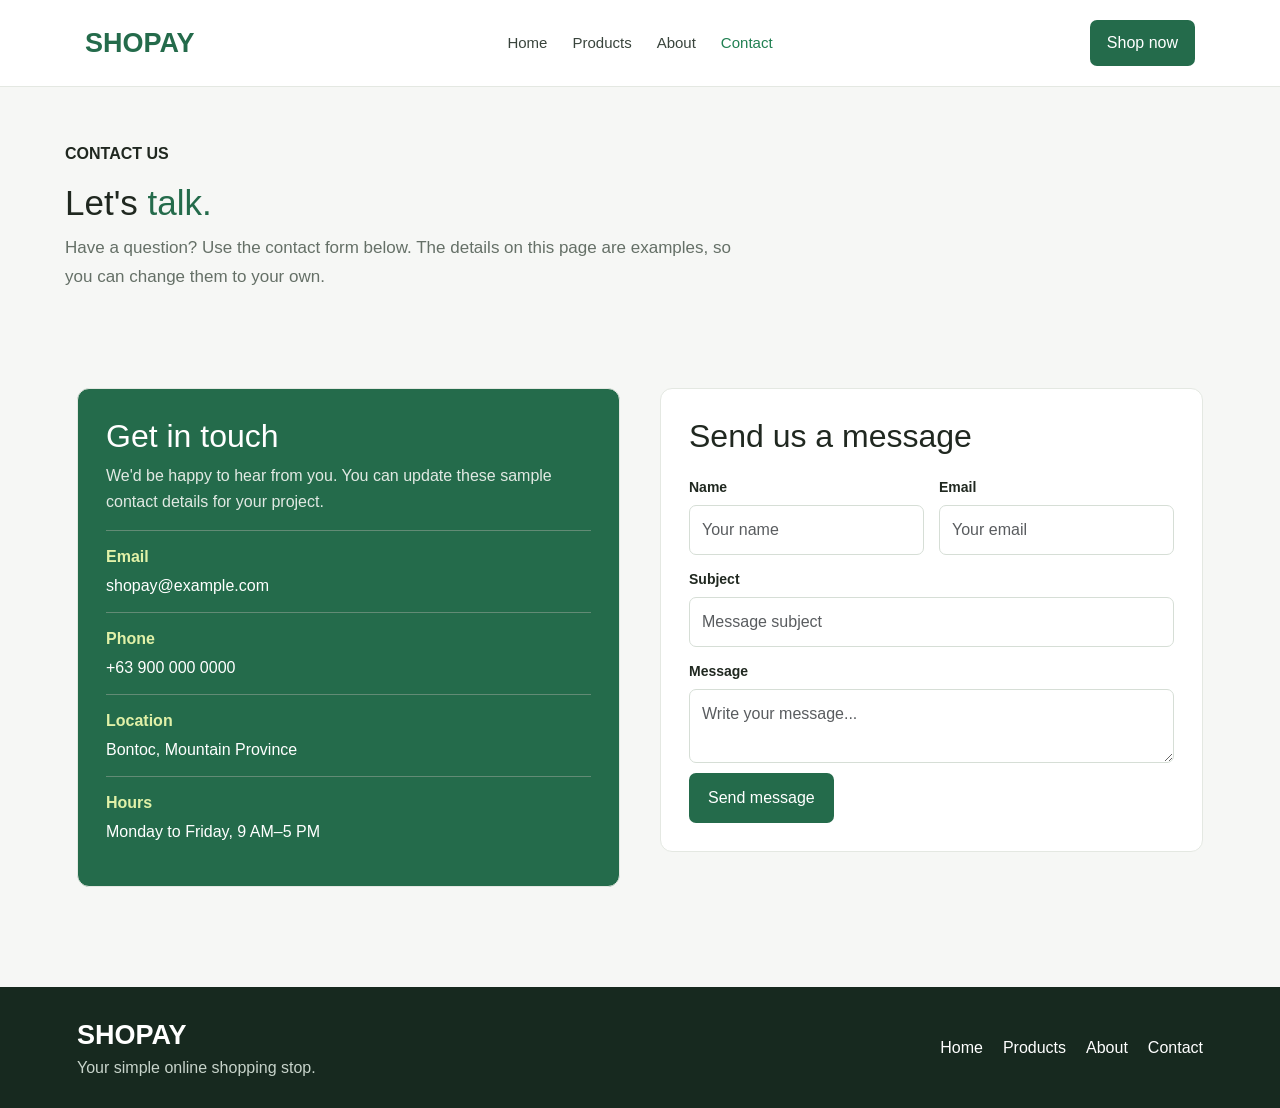
<file: contact.html>
<!DOCTYPE html>
<html lang="en">
<head>
    <meta charset="UTF-8">
    <meta name="viewport" content="width=device-width, initial-scale=1.0">
    <title>SHOPAY | Contact</title>
    <link href="https://cdn.jsdelivr.net/npm/bootstrap@5.3.3/dist/css/bootstrap.min.css" rel="stylesheet">
    <link rel="stylesheet" href="style.css">
</head>
<body>
<header><div class="nav"><a class="logo" href="index.html">SHOPAY</a><nav><a href="index.html">Home</a><a href="products.html">Products</a><a href="about.html">About</a><a class="active" href="contact.html">Contact</a></nav><a class="nav-button" href="products.html">Shop now</a></div></header>
<main>
<section class="container page-top"><p><strong>CONTACT US</strong></p><h1 class="page-title">Let's <span>talk.</span></h1><p class="page-intro">Have a question? Use the contact form below. The details on this page are examples, so you can change them to your own.</p></section>
<section class="section"><div class="container contact-grid">
<div class="contact-box"><h2>Get in touch</h2><p>We'd be happy to hear from you. You can update these sample contact details for your project.</p><div class="contact-detail"><strong>Email</strong>shopay@example.com</div><div class="contact-detail"><strong>Phone</strong>+63 900 000 0000</div><div class="contact-detail"><strong>Location</strong>Bontoc, Mountain Province</div><div class="contact-detail"><strong>Hours</strong>Monday to Friday, 9 AM–5 PM</div></div>
<form class="contact-form" action="#" method="get">
<h2>Send us a message</h2>
<div class="form-grid"><div><label class="form-label" for="name">Name</label><input class="form-control" id="name" name="name" type="text" placeholder="Your name" required></div><div><label class="form-label" for="email">Email</label><input class="form-control" id="email" name="email" type="email" placeholder="Your email" required></div></div>
<label class="form-label" for="subject">Subject</label><input class="form-control" id="subject" name="subject" type="text" placeholder="Message subject" required>
<label class="form-label" for="message">Message</label><textarea class="form-control" id="message" name="message" placeholder="Write your message..." required></textarea>
<button class="button btn" type="submit">Send message</button>
</form>
</div></section>
</main>
<footer><div class="container footer-grid"><div><a class="logo" href="index.html" style="color:white">SHOPAY</a><p>Your simple online shopping stop.</p></div><div class="footer-links"><a href="index.html">Home</a><a href="products.html">Products</a><a href="about.html">About</a><a href="contact.html">Contact</a></div></div></footer>
<script src="https://cdn.jsdelivr.net/npm/bootstrap@5.3.3/dist/js/bootstrap.bundle.min.js"></script>
</body></html>
</file>
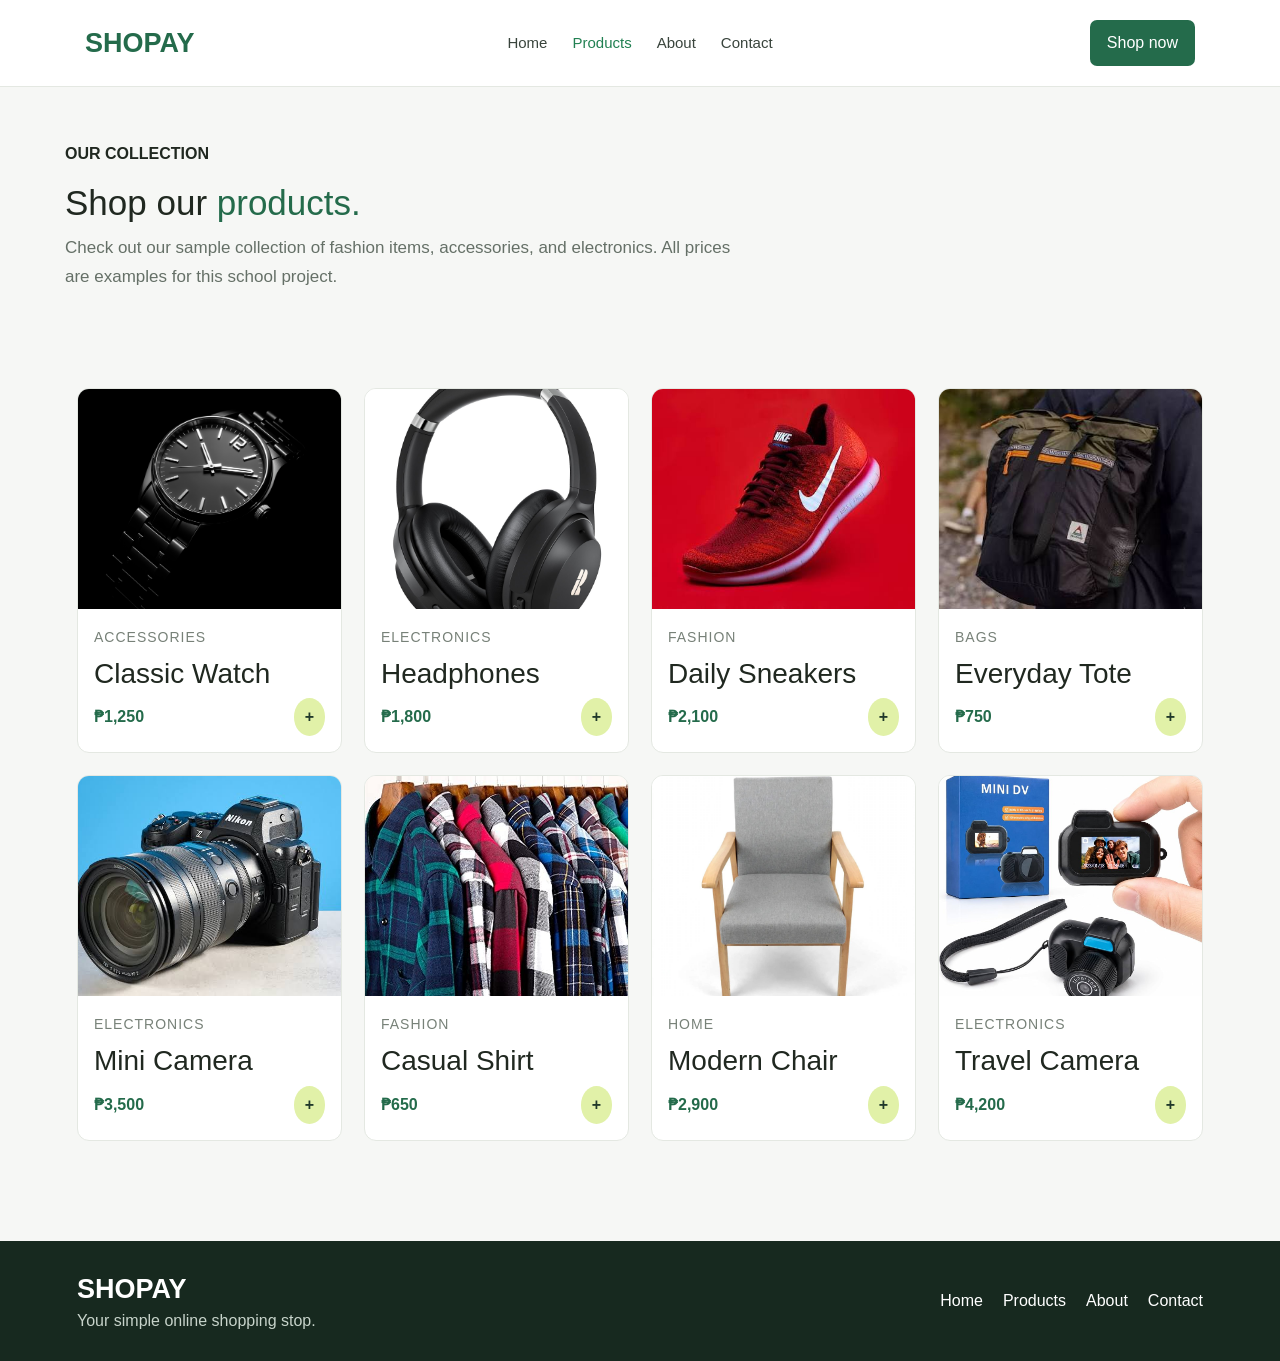
<file: products.html>
<!DOCTYPE html>
<html lang="en">
<head><meta charset="UTF-8"><meta name="viewport" content="width=device-width, initial-scale=1.0"><title>SHOPAY | Products</title><link href="https://cdn.jsdelivr.net/npm/bootstrap@5.3.3/dist/css/bootstrap.min.css" rel="stylesheet">
    <link rel="stylesheet" href="style.css"></head>
<body>
<header><div class="nav"><a class="logo" href="index.html">SHOPAY</a><nav><a href="index.html">Home</a><a class="active" href="products.html">Products</a><a href="about.html">About</a><a href="contact.html">Contact</a></nav><a class="nav-button" href="products.html">Shop now</a></div></header>
<main>
<section class="container page-top"><p><strong>OUR COLLECTION</strong></p><h1 class="page-title">Shop our <span>products.</span></h1><p class="page-intro">Check out our sample collection of fashion items, accessories, and electronics. All prices are examples for this school project.</p></section>
<section class="section"><div class="container"><div class="product-grid">
<article class="product"><img src="images/watch.jpg" alt="Classic watch"><div class="product-info"><small>Accessories</small><h3>Classic Watch</h3><div class="price-row"><span>₱1,250</span><span class="add-button">+</span></div></div></article>
<article class="product"><img src="images/headphone.jpg" alt="Headphones"><div class="product-info"><small>Electronics</small><h3>Headphones</h3><div class="price-row"><span>₱1,800</span><span class="add-button">+</span></div></div></article>
<article class="product"><img src="images/shoes.jpeg" alt="Sneakers"><div class="product-info"><small>Fashion</small><h3>Daily Sneakers</h3><div class="price-row"><span>₱2,100</span><span class="add-button">+</span></div></div></article>
<article class="product"><img src="images/bag.jpeg" alt="Tote bag"><div class="product-info"><small>Bags</small><h3>Everyday Tote</h3><div class="price-row"><span>₱750</span><span class="add-button">+</span></div></div></article>
<article class="product"><img src="images/Camera.jpeg" alt="Camera"><div class="product-info"><small>Electronics</small><h3>Mini Camera</h3><div class="price-row"><span>₱3,500</span><span class="add-button">+</span></div></div></article>
<article class="product"><img src="images/shirts.jpg" alt="Casual clothing"><div class="product-info"><small>Fashion</small><h3>Casual Shirt</h3><div class="price-row"><span>₱650</span><span class="add-button">+</span></div></div></article>
<article class="product"><img src="images/chair.jpg" alt="Modern chair"><div class="product-info"><small>Home</small><h3>Modern Chair</h3><div class="price-row"><span>₱2,900</span><span class="add-button">+</span></div></div></article>
<article class="product"><img src="images/mini cam.jpg" alt="Compact camera"><div class="product-info"><small>Electronics</small><h3>Travel Camera</h3><div class="price-row"><span>₱4,200</span><span class="add-button">+</span></div></div></article>
</div></div></section>
</main>
<footer><div class="container footer-grid"><div><a class="logo" href="index.html" style="color:white">SHOPAY</a><p>Your simple online shopping stop.</p></div><div class="footer-links"><a href="index.html">Home</a><a href="products.html">Products</a><a href="about.html">About</a><a href="contact.html">Contact</a></div></div></footer>
<script src="https://cdn.jsdelivr.net/npm/bootstrap@5.3.3/dist/js/bootstrap.bundle.min.js"></script>
</body></html>
</file>
<file: style.css>
/* SHOPAY website styles */
* {
    box-sizing: border-box;
}

body {
    margin: 0;
    font-family: Arial, sans-serif;
    background: #f6f7f5;
    color: #202820;
}

header {
    background: white;
    border-bottom: 1px solid #e4e8e2;
}

.nav {
    max-width: 1150px;
    margin: auto;
    padding: 20px;
    display: grid;
    grid-template-columns: 1fr 2fr 1fr;
    align-items: center;
    gap: 20px;
}

.logo {
    color: #246b4b;
    font-size: 27px;
    font-weight: bold;
    text-decoration: none;
}

nav {
    display: flex;
    justify-content: center;
    gap: 25px;
}

nav a {
    color: #39443c;
    text-decoration: none;
    font-size: 15px;
}

nav a:hover, nav a.active {
    color: #218052;
}

.nav-button {
    justify-self: end;
    background: #246b4b;
    color: white;
    padding: 11px 17px;
    border-radius: 7px;
    text-decoration: none;
}

.container {
    width: 90%;
    max-width: 1150px;
    margin: auto;
}

.hero {
    display: grid;
    grid-template-columns: 1fr 1fr;
    align-items: center;
    gap: 45px;
    padding-top: 55px;
    padding-bottom: 65px;
}

.hero h1 {
    font-size: 52px;
    line-height: 1.12;
    margin: 12px 0;
}

.hero h1 span, .page-title span {
    color: #246b4b;
}

.hero p, .page-intro {
    color: #657067;
    line-height: 1.7;
    font-size: 17px;
}

.hero img {
    width: 100%;
    height: 390px;
    object-fit: cover;
    border-radius: 16px;
}

.button {
    display: inline-block;
    background: #246b4b;
    color: white;
    text-decoration: none;
    padding: 13px 19px;
    border-radius: 7px;
    margin: 10px 8px 0 0;
}

.button.secondary {
    background: white;
    color: #246b4b;
    border: 1px solid #cbd8ce;
}

.section {
    padding: 55px 0;
}

.section.light {
    background: #eaf0e9;
}

.section-heading {
    display: grid;
    grid-template-columns: 1fr 1fr;
    align-items: end;
    gap: 20px;
    margin-bottom: 25px;
}

.section-heading h2, .page-title {
    font-size: 35px;
    margin: 10px 0;
}

.section-heading p {
    color: #657067;
    line-height: 1.6;
}

.category-grid {
    display: grid;
    grid-template-columns: repeat(3, 1fr);
    gap: 22px;
}

.category {
    position: relative;
    overflow: hidden;
    border-radius: 12px;
    background: white;
}

.category img {
    width: 100%;
    height: 230px;
    object-fit: cover;
}

.category h3 {
    padding: 0 18px 12px;
}

.product-grid {
    display: grid;
    grid-template-columns: repeat(4, 1fr);
    gap: 22px;
}

.product {
    background: white;
    border: 1px solid #e4e8e2;
    border-radius: 12px;
    overflow: hidden;
}

.product img {
    width: 100%;
    height: 220px;
    object-fit: cover;
    background: #e9ede7;
}

.product-info {
    padding: 16px;
}

.product-info small {
    color: #778178;
    text-transform: uppercase;
    letter-spacing: 1px;
}

.product-info h3 {
    margin: 8px 0;
}

.price-row {
    display: flex;
    justify-content: space-between;
    align-items: center;
    color: #246b4b;
    font-weight: bold;
}

.add-button {
    display: inline-block;
    background: #e1f1a8;
    color: #20392a;
    padding: 7px 11px;
    border-radius: 50%;
}

.banner {
    background: #246b4b;
    color: white;
    border-radius: 14px;
    padding: 35px;
    display: grid;
    grid-template-columns: 2fr 1fr;
    gap: 20px;
    align-items: center;
}

.banner p {
    color: #e1e9e3;
    line-height: 1.6;
}

.banner .button {
    justify-self: end;
    background: #e1f1a8;
    color: #20392a;
}

.page-top {
    padding: 55px 0 25px;
}

.page-intro {
    max-width: 680px;
}

.about-grid, .contact-grid {
    display: grid;
    grid-template-columns: 1fr 1fr;
    gap: 40px;
    align-items: start;
}

.about-grid img {
    width: 100%;
    height: 400px;
    object-fit: cover;
    border-radius: 14px;
}

.about-grid p, .value p {
    color: #657067;
    line-height: 1.7;
}

.stats-grid {
    display: grid;
    grid-template-columns: repeat(3, 1fr);
    gap: 12px;
    margin-top: 25px;
}

.stat {
    background: white;
    border: 1px solid #e4e8e2;
    border-radius: 10px;
    padding: 16px;
}

.stat strong {
    display: block;
    color: #246b4b;
    font-size: 25px;
}

.stat span {
    font-size: 13px;
    color: #657067;
}

.value-grid {
    display: grid;
    grid-template-columns: repeat(3, 1fr);
    gap: 20px;
}

.value {
    padding: 24px;
    background: white;
    border: 1px solid #e4e8e2;
    border-radius: 12px;
}

.contact-box, .contact-form {
    background: white;
    border: 1px solid #e4e8e2;
    border-radius: 12px;
    padding: 28px;
}

.contact-box {
    background: #246b4b;
    color: white;
}

.contact-box p {
    color: #e1e9e3;
    line-height: 1.6;
}

.contact-detail {
    border-top: 1px solid #628b75;
    padding: 14px 0;
}

.contact-detail strong {
    display: block;
    color: #e1f1a8;
    margin-bottom: 5px;
}

.form-grid {
    display: grid;
    grid-template-columns: 1fr 1fr;
    gap: 15px;
}

label {
    display: block;
    margin: 14px 0 7px;
    font-weight: bold;
    font-size: 14px;
}

input, textarea {
    width: 100%;
    padding: 12px;
    border: 1px solid #d6ded6;
    border-radius: 7px;
    font: inherit;
}

textarea {
    min-height: 130px;
    resize: vertical;
}

button {
    border: none;
    cursor: pointer;
    font: inherit;
}

footer {
    background: #17291f;
    color: white;
    padding: 28px 0;
    margin-top: 45px;
}

.footer-grid {
    display: grid;
    grid-template-columns: 1fr 1fr;
    gap: 20px;
    align-items: center;
}

footer p {
    color: #c7d3ca;
    margin-bottom: 0;
}

.footer-links {
    display: flex;
    justify-content: end;
    gap: 20px;
    flex-wrap: wrap;
}

.footer-links a {
    color: white;
    text-decoration: none;
}

@media (max-width: 850px) {
    .nav {
        grid-template-columns: 1fr auto;
    }
    nav {
        grid-column: 1 / -1;
        grid-row: 2;
        flex-wrap: wrap;
    }
    .hero, .about-grid, .contact-grid {
        grid-template-columns: 1fr;
    }
    .product-grid {
        grid-template-columns: repeat(2, 1fr);
    }
    .banner {
        grid-template-columns: 1fr;
    }
    .banner .button {
        justify-self: start;
    }
}

@media (max-width: 560px) {
    .hero h1 {
        font-size: 38px;
    }
    .category-grid, .product-grid, .value-grid, .stats-grid,
    .section-heading, .form-grid, .footer-grid {
        grid-template-columns: 1fr;
    }
    .hero img {
        height: 280px;
    }
    .product img {
        height: 250px;
    }
    .footer-links {
        justify-content: start;
    }
}

/* Keep the original SHOPAY form appearance when Bootstrap is loaded. */
.contact-form .form-control {
    display: block;
    width: 100%;
    padding: 12px;
    color: #202820;
    background-color: white;
    border: 1px solid #d6ded6;
    border-radius: 7px;
    font: inherit;
    box-shadow: none;
}
.contact-form .form-control:focus {
    border-color: #a7c8b3;
    box-shadow: none;
}
.contact-form .form-label {
    display: block;
    margin: 14px 0 7px;
    font-weight: bold;
    font-size: 14px;
}
.contact-form .btn.button {
    border: none;
    font: inherit;
    box-shadow: none;
}
</file>
